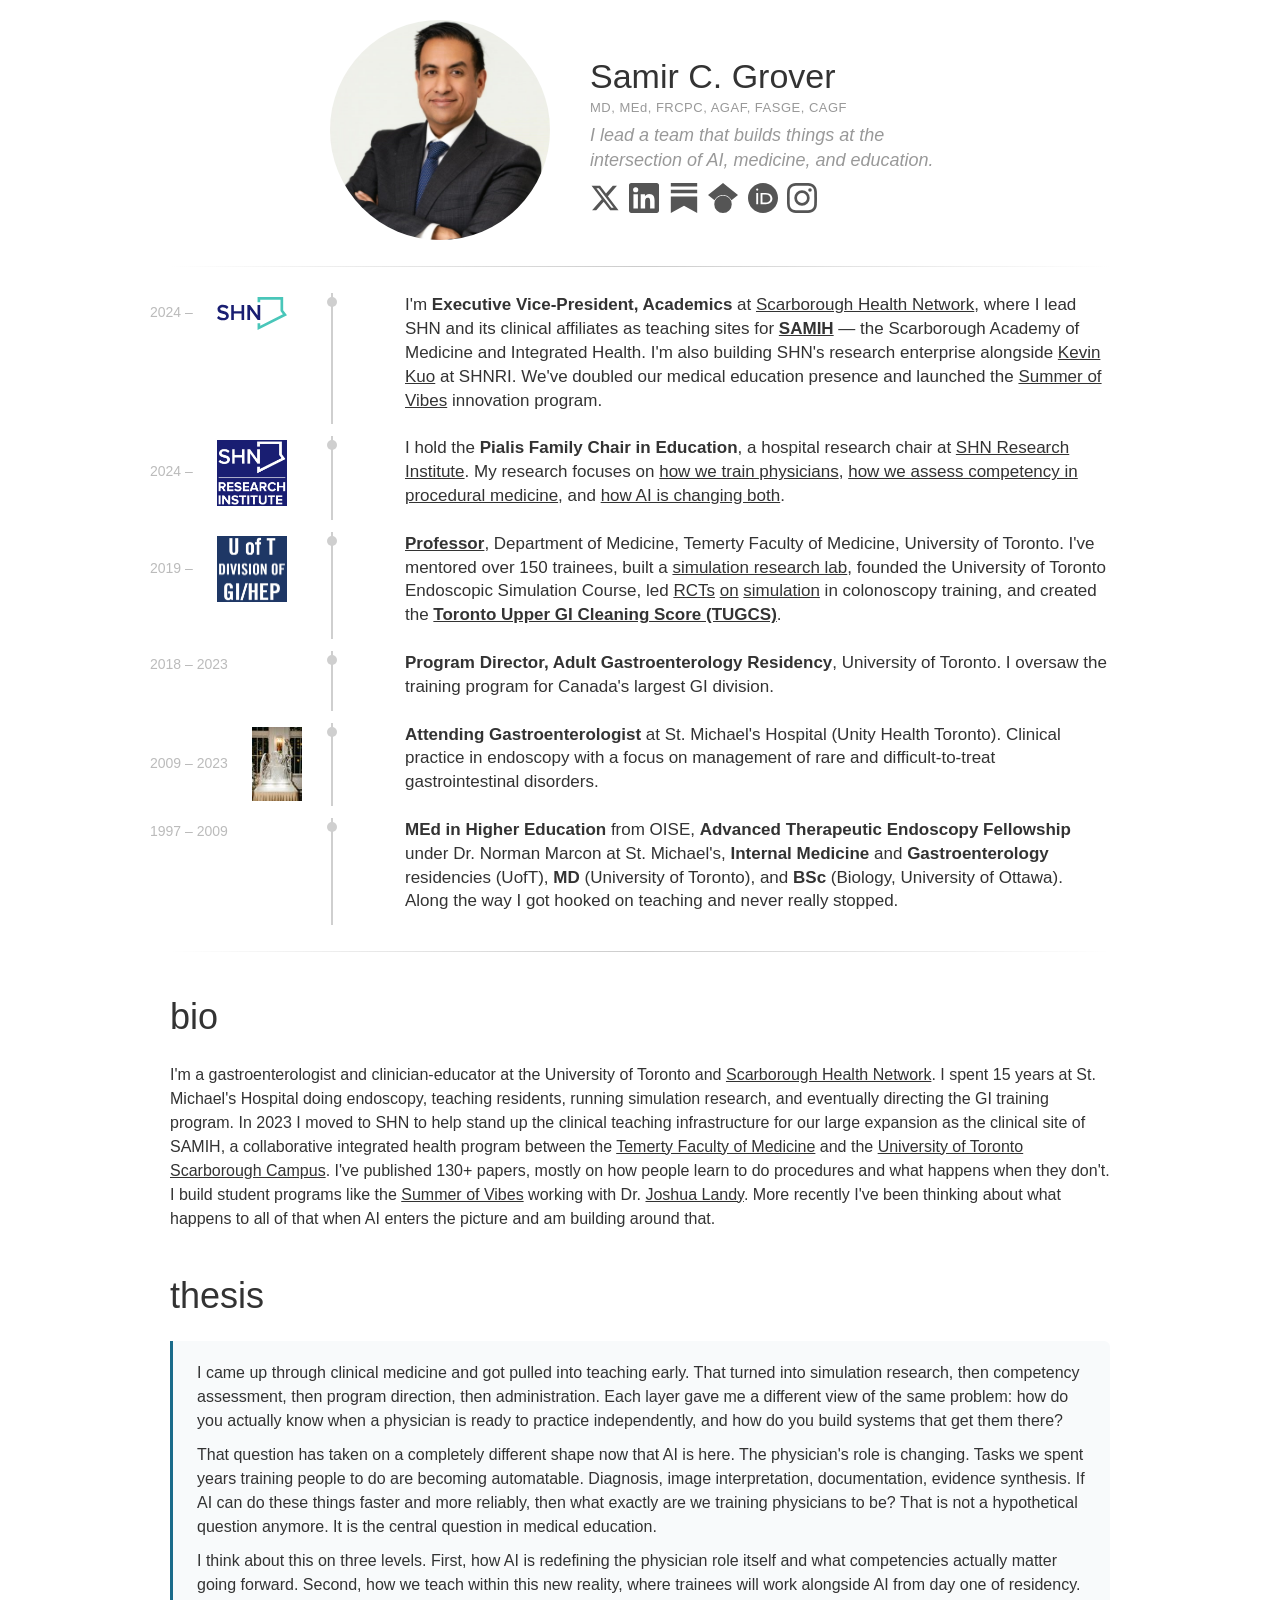
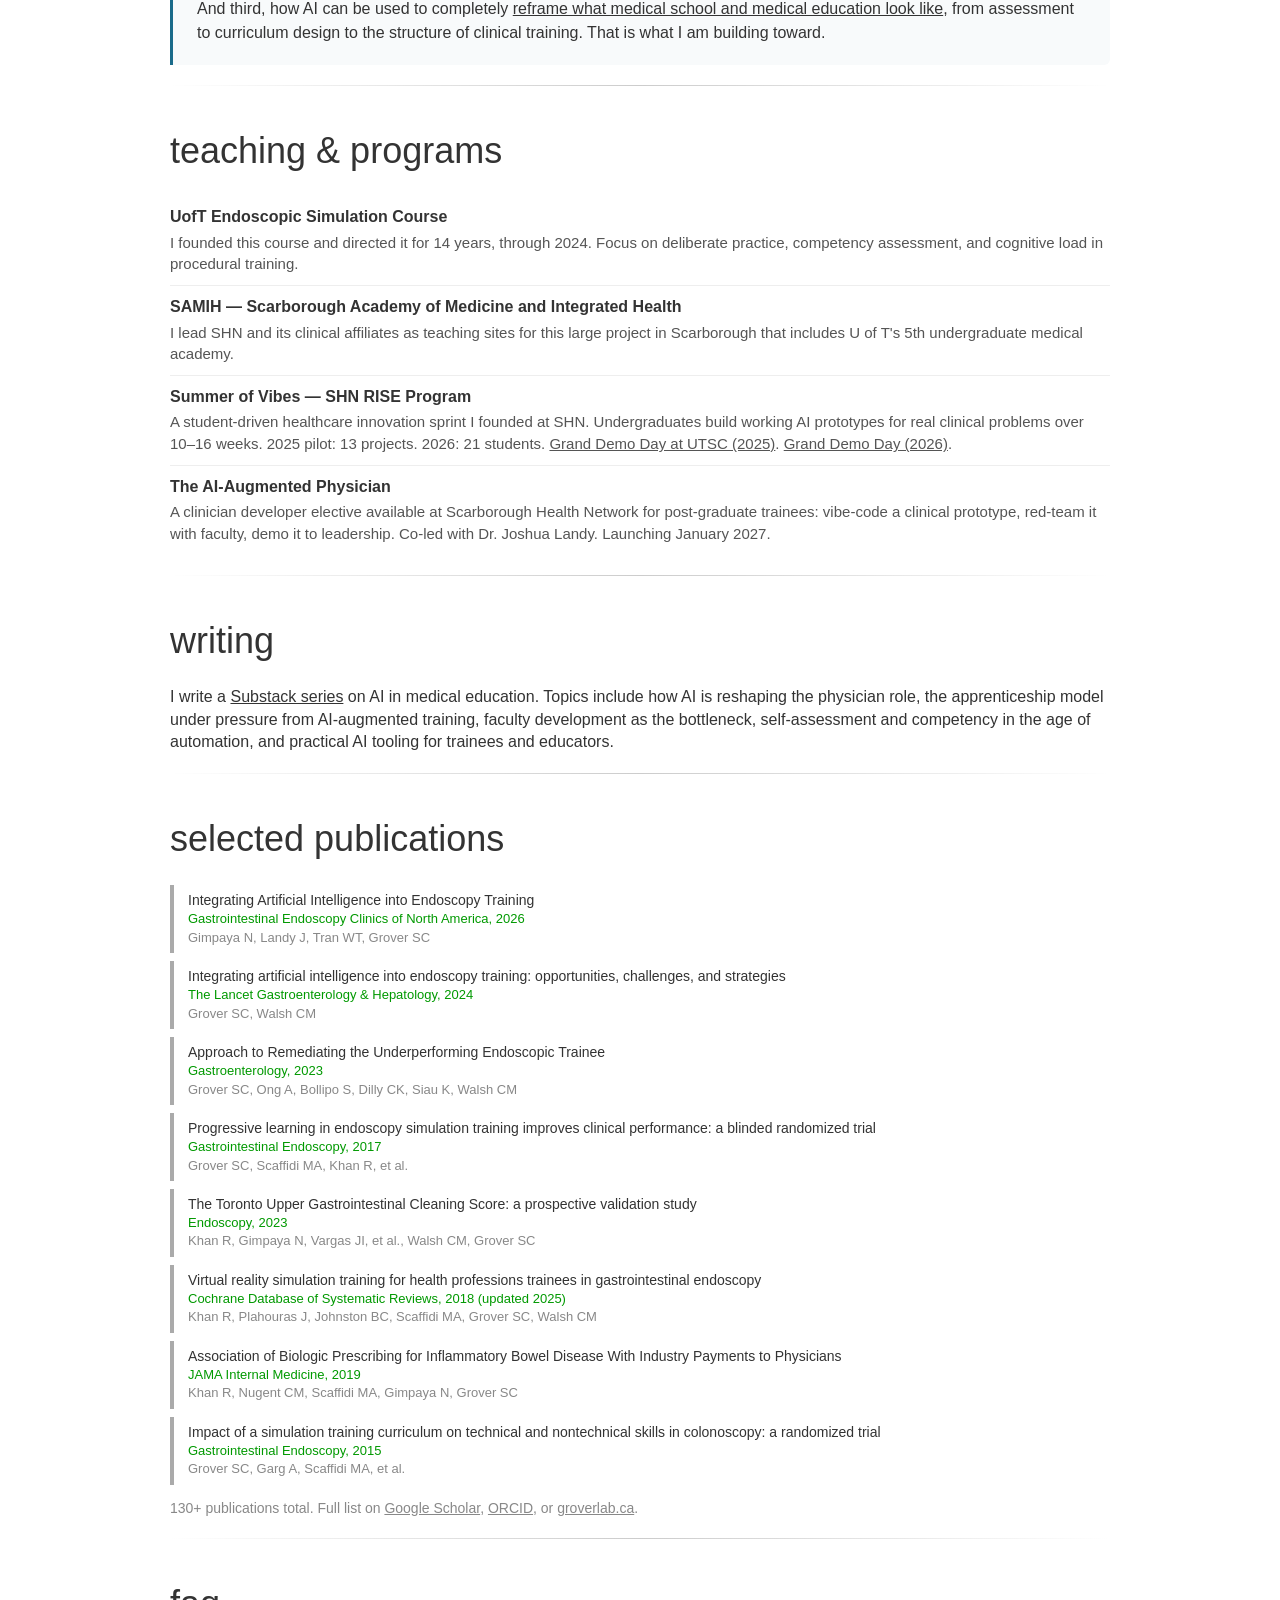
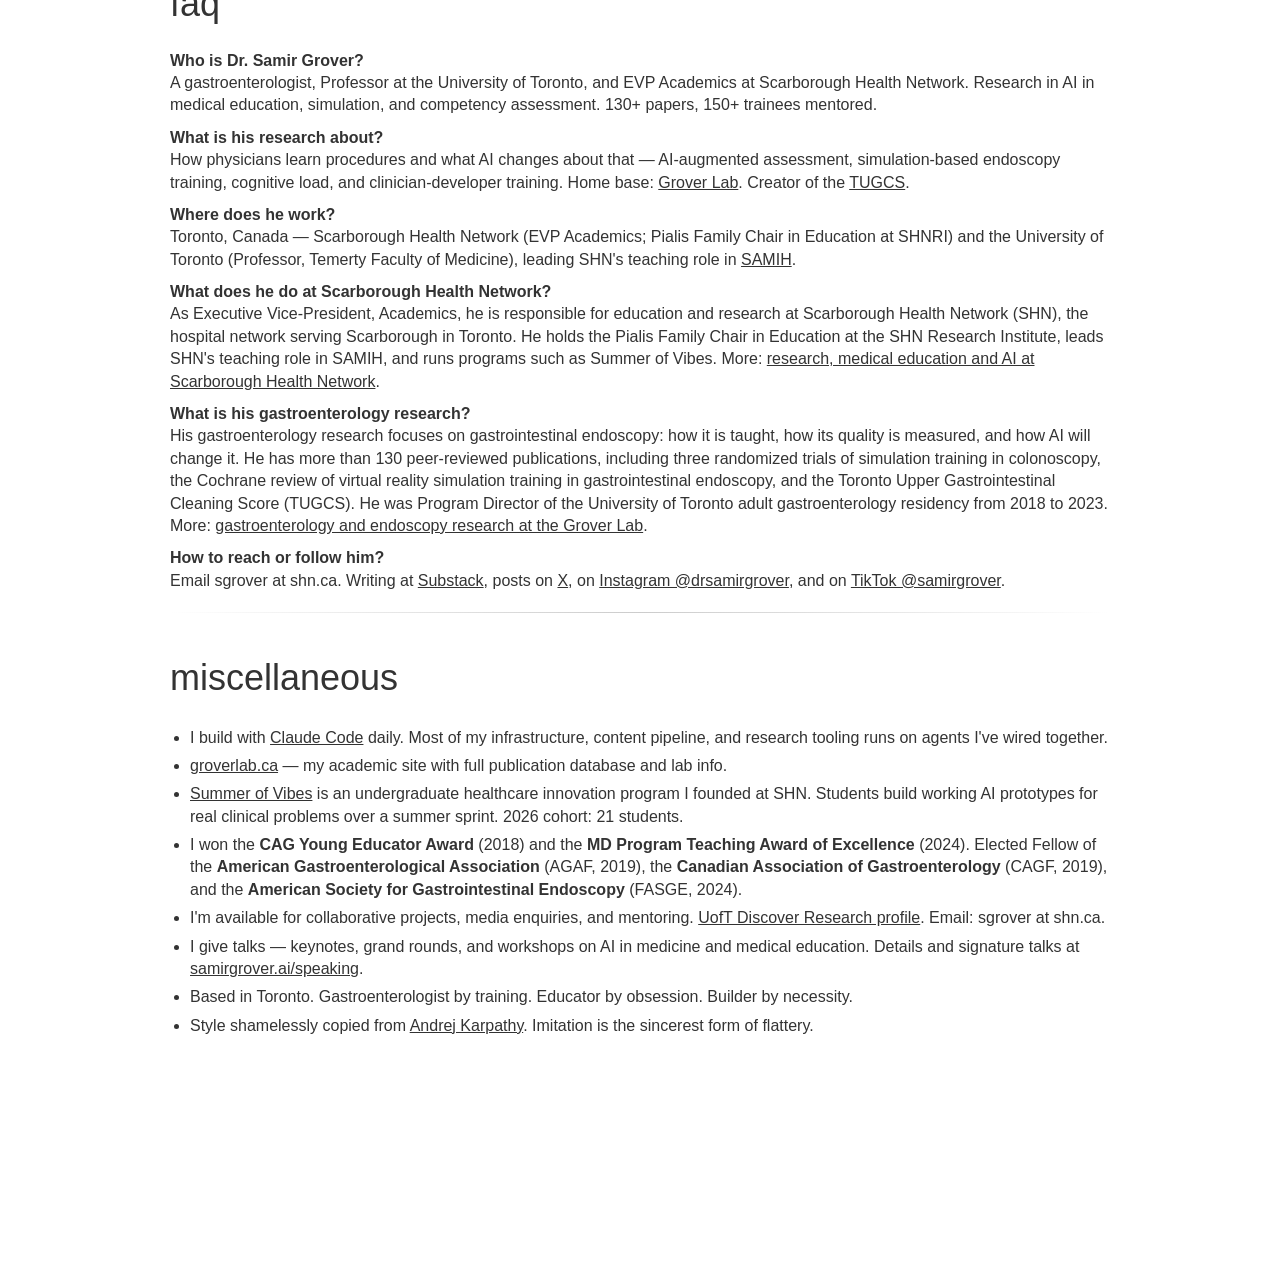
<file: index.html>
<!doctype html>
<html lang="en">
<head>
  <meta charset="UTF-8" />
  <meta name="viewport" content="width=device-width, initial-scale=1, shrink-to-fit=no" />
  <title>Dr. Samir C. Grover — Gastroenterologist Toronto | University of Toronto Division of Gastroenterology</title>
  <meta name="description" content="Dr. Samir C. Grover is a gastroenterologist, clinician-educator, and Professor at the University of Toronto Division of Gastroenterology and Hepatology. Executive Vice-President of Academics at Scarborough Health Network. Research in AI, simulation, and medical education in Toronto." />
  <meta name="keywords" content="Samir Grover, Samir C. Grover, Dr. Grover, Dr. Samir Grover, Toronto gastroenterology, Toronto gastroenterologist, gastroenterologist Toronto, gastroenterologist in Toronto, GI doctor Toronto, GI specialist Toronto, gastroenterology Toronto Ontario, University of Toronto gastroenterology, Division of Gastroenterology Toronto, Division of Gastroenterology and Hepatology University of Toronto, UofT GI, UofT gastroenterology, GI Toronto, hepatology Toronto, endoscopy Toronto, endoscopist Toronto, colonoscopy Toronto, ERCP Toronto, Scarborough gastroenterologist, Scarborough GI, Scarborough Health Network gastroenterology, SHN gastroenterology, gastroenterology Scarborough Ontario, IBD Toronto, inflammatory bowel disease Toronto, GTA gastroenterologist, Ontario gastroenterologist, Canadian gastroenterologist, medical education, AI in medicine, simulation-based medical education, endoscopy training, colonoscopy training, SAMIH, TUGCS, AI medical education Toronto" />
  <meta name="author" content="Samir C. Grover" />
  <link rel="canonical" href="https://samirgrover.ai/" />

  <!-- Open Graph -->
  <meta property="og:type" content="profile" />
  <meta property="og:title" content="Samir C. Grover, MD MEd — Gastroenterologist & Medical Educator, University of Toronto" />
  <meta property="og:description" content="Professor, Division of Gastroenterology and Hepatology, University of Toronto. EVP Academics at Scarborough Health Network. Research in AI, simulation, and medical education." />
  <meta property="og:url" content="https://samirgrover.ai/" />
  <meta property="og:image" content="https://samirgrover.ai/assets/me.jpg" />
  <meta property="og:image:alt" content="Dr. Samir C. Grover — Toronto gastroenterologist, University of Toronto Division of Gastroenterology and Hepatology" />
  <meta property="og:image:width" content="400" />
  <meta property="og:image:height" content="400" />
  <meta property="og:site_name" content="Samir C. Grover" />
  <meta property="profile:first_name" content="Samir" />
  <meta property="profile:last_name" content="Grover" />

  <!-- Twitter Card -->
  <meta name="twitter:card" content="summary" />
  <meta name="twitter:site" content="@Samir_Grover" />
  <meta name="twitter:title" content="Samir C. Grover, MD MEd — Gastroenterologist, University of Toronto" />
  <meta name="twitter:description" content="Gastroenterologist, clinician-educator, and Professor at the University of Toronto Division of Gastroenterology and Hepatology. EVP Academics at Scarborough Health Network." />
  <meta name="twitter:image" content="https://samirgrover.ai/assets/me.jpg" />

  <!-- JSON-LD Structured Data -->
  <script type="application/ld+json">
  {
    "@context": "https://schema.org",
    "@type": "Person",
    "@id": "https://samirgrover.ai/#person",
    "name": "Samir C. Grover",
    "alternateName": ["Samir Grover", "Dr. Samir Grover", "Dr. Grover", "Samir Chandra Grover"],
    "givenName": "Samir",
    "familyName": "Grover",
    "honorificPrefix": "Dr.",
    "honorificSuffix": "MD, MEd, FRCPC, AGAF, FASGE, CAGF",
    "url": "https://samirgrover.ai",
    "image": "https://samirgrover.ai/assets/me.jpg",
    "description": "Gastroenterologist, clinician-educator, and Professor at the University of Toronto Division of Gastroenterology and Hepatology. Executive Vice-President of Academics at Scarborough Health Network.",
    "jobTitle": ["Executive Vice-President, Academics", "Professor", "Pialis Family Chair in Education"],
    "worksFor": [
      {
        "@type": "Organization",
        "name": "Scarborough Health Network",
        "alternateName": "SHN",
        "url": "https://www.shn.ca",
        "sameAs": ["https://www.wikidata.org/wiki/Q7762393", "https://en.wikipedia.org/wiki/Scarborough_Health_Network"]
      },
      {
        "@type": "Organization",
        "name": "University of Toronto, Division of Gastroenterology and Hepatology",
        "url": "https://www.deptmedicine.utoronto.ca/gastroenterology"
      },
      {
        "@type": "Organization",
        "name": "SHN Research Institute",
        "url": "https://www.shn.ca/shn-research-institute/"
      }
    ],
    "alumniOf": {
      "@type": "EducationalOrganization",
      "name": "University of Toronto"
    },
    "knowsAbout": ["Gastroenterology", "Medical Education", "Simulation-Based Medical Education", "Artificial Intelligence in Medicine", "Endoscopy", "Competency Assessment", "AI in Medical Education", "Colonoscopy Training", "Toronto Gastroenterology"],
    "memberOf": [
      {"@type": "Organization", "name": "American Gastroenterological Association"},
      {"@type": "Organization", "name": "Canadian Association of Gastroenterology"},
      {"@type": "Organization", "name": "American Society for Gastrointestinal Endoscopy"}
    ],
    "sameAs": [
      "https://www.wikidata.org/wiki/Q67440943",
      "https://x.com/Samir_Grover",
      "https://www.linkedin.com/in/samir-grover",
      "https://scholar.google.com/citations?user=-F_MCWQAAAAJ",
      "https://orcid.org/0000-0003-3392-1220",
      "https://www.researchgate.net/profile/Samir-Grover",
      "https://discover.research.utoronto.ca/11741-samir-c-grover",
      "https://samirgrovermd.substack.com",
      "https://www.instagram.com/drsamirgrover/",
      "https://www.tiktok.com/@samirgrover",
      "https://groverlab.ca",
      "https://www.groverlab.ca/samir-grover/",
      "https://summerofvibes.ca/samir-grover/"
    ],
    "address": {
      "@type": "PostalAddress",
      "addressLocality": "Toronto",
      "addressRegion": "Ontario",
      "addressCountry": "Canada"
    },
    "medicalSpecialty": "Gastroenterology",
    "hasOccupation": [
      {
        "@type": "Occupation",
        "name": "Gastroenterologist",
        "occupationalCategory": "29-1069.00",
        "occupationLocation": {
          "@type": "City",
          "name": "Toronto"
        }
      },
      {
        "@type": "Occupation",
        "name": "Endoscopist",
        "occupationLocation": {
          "@type": "City",
          "name": "Toronto"
        }
      }
    ]
  }
  </script>

  <!-- Physician structured data -->
  <script type="application/ld+json">
  {
    "@context": "https://schema.org",
    "@type": "Physician",
    "@id": "https://samirgrover.ai/#physician",
    "mainEntityOfPage": {"@id": "https://samirgrover.ai/#person"},
    "name": "Dr. Samir C. Grover",
    "image": "https://samirgrover.ai/assets/me.jpg",
    "url": "https://samirgrover.ai",
    "telephone": "",
    "email": "sgrover@shn.ca",
    "description": "Toronto gastroenterologist and endoscopist. Professor in the Division of Gastroenterology and Hepatology at the University of Toronto. Specializing in endoscopy, colonoscopy, ERCP, inflammatory bowel disease, and rare gastrointestinal disorders. Executive Vice-President of Academics at Scarborough Health Network. Previously attending gastroenterologist at St. Michael's Hospital (Unity Health Toronto), 2009-2023.",
    "medicalSpecialty": [
      "Gastroenterology",
      "Hepatology",
      "Gastrointestinal Endoscopy"
    ],
    "availableService": [
      {"@type": "MedicalProcedure", "name": "Colonoscopy"},
      {"@type": "MedicalProcedure", "name": "Upper Endoscopy (EGD)"},
      {"@type": "MedicalProcedure", "name": "ERCP"},
      {"@type": "MedicalProcedure", "name": "Endoscopic Mucosal Resection"},
      {"@type": "MedicalProcedure", "name": "Polypectomy"}
    ],
    "hospitalAffiliation": [
      {"@type": "Hospital", "name": "Scarborough Health Network", "url": "https://www.shn.ca", "sameAs": ["https://www.wikidata.org/wiki/Q7762393", "https://en.wikipedia.org/wiki/Scarborough_Health_Network"]}
    ],
    "address": {
      "@type": "PostalAddress",
      "addressLocality": "Toronto",
      "addressRegion": "Ontario",
      "addressCountry": "Canada"
    },
    "geo": {
      "@type": "GeoCoordinates",
      "latitude": 43.7764,
      "longitude": -79.2318
    },
    "areaServed": [
      {"@type": "City", "name": "Toronto"},
      {"@type": "City", "name": "Scarborough"},
      {"@type": "AdministrativeArea", "name": "Greater Toronto Area"},
      {"@type": "AdministrativeArea", "name": "Ontario"}
    ]
  }
  </script>

  <!-- FAQ structured data -->
  <script type="application/ld+json">
  {
    "@context": "https://schema.org",
    "@type": "FAQPage",
    "@id": "https://samirgrover.ai/#faq",
    "mainEntity": [
      {
        "@type": "Question",
        "name": "Who is Dr. Samir Grover?",
        "acceptedAnswer": {
          "@type": "Answer",
          "text": "Dr. Samir C. Grover is a gastroenterologist, Professor in the Division of Gastroenterology and Hepatology at the University of Toronto, and Executive Vice-President of Academics at Scarborough Health Network. His research focuses on AI in medical education, simulation-based training, and procedural competency assessment. He has published 130+ peer-reviewed papers and mentored over 150 trainees."
        }
      },
      {
        "@type": "Question",
        "name": "What is Dr. Grover's research about?",
        "acceptedAnswer": {
          "@type": "Answer",
          "text": "His research lab, Grover Lab (groverlab.ca), studies how physicians learn procedural skills and how artificial intelligence is reshaping medical education — including AI-augmented assessment, simulation-based endoscopy training, cognitive load, and clinician-developer training. He created the Toronto Upper GI Cleaning Score (TUGCS), now adopted in ASGE and ACG guidelines."
        }
      },
      {
        "@type": "Question",
        "name": "Where does Dr. Grover work?",
        "acceptedAnswer": {
          "@type": "Answer",
          "text": "Dr. Grover is based in Toronto, Ontario, Canada. He is Executive Vice-President of Academics at Scarborough Health Network, holds the Pialis Family Chair in Education at SHN Research Institute, and is a Professor in the Department of Medicine at the University of Toronto's Temerty Faculty of Medicine. He leads SHN's role as the clinical teaching site for SAMIH, the Scarborough Academy of Medicine and Integrated Health."
        }
      },
      {
        "@type": "Question",
        "name": "What does Dr. Grover do at Scarborough Health Network?",
        "acceptedAnswer": {
          "@type": "Answer",
          "text": "As Executive Vice-President, Academics, Dr. Grover is responsible for education and research at Scarborough Health Network (SHN), the hospital network serving Scarborough in Toronto. He holds the Pialis Family Chair in Education at the SHN Research Institute (SHNRI), leads SHN's role as a clinical teaching site for the University of Toronto's Scarborough Academy of Medicine and Integrated Health (SAMIH), and runs programs such as Summer of Vibes. An overview is at https://www.groverlab.ca/scarborough-health-network/"
        }
      },
      {
        "@type": "Question",
        "name": "What is Dr. Grover's gastroenterology research?",
        "acceptedAnswer": {
          "@type": "Answer",
          "text": "Dr. Grover's gastroenterology research focuses on gastrointestinal endoscopy: how it is taught, how its quality is measured, and how AI will change it. He has more than 130 peer-reviewed publications, including three randomized trials of simulation training in colonoscopy, the Cochrane review of virtual reality simulation training in gastrointestinal endoscopy, and the Toronto Upper Gastrointestinal Cleaning Score (TUGCS). He was Program Director of the University of Toronto adult gastroenterology residency from 2018 to 2023. More: https://www.groverlab.ca/gastroenterology-endoscopy-research/"
        }
      },
      {
        "@type": "Question",
        "name": "What is Summer of Vibes?",
        "acceptedAnswer": {
          "@type": "Answer",
          "text": "Summer of Vibes (summerofvibes.ca) is a student-driven healthcare AI innovation program Dr. Grover founded at Scarborough Health Network with Dr. Joshua Landy. Undergraduate and post-high school students build working AI prototypes for real clinical problems over a summer sprint — 21 students in 2026."
        }
      },
      {
        "@type": "Question",
        "name": "How can I contact or follow Dr. Grover?",
        "acceptedAnswer": {
          "@type": "Answer",
          "text": "Email sgrover@shn.ca. He writes about AI in medical education at samirgrovermd.substack.com, posts on X as @Samir_Grover, on Instagram as @drsamirgrover, and on TikTok as @samirgrover. Academic profiles: Google Scholar, ORCID 0000-0003-3392-1220, and the University of Toronto Discover Research portal."
        }
      }
    ]
  }
  </script>

  <!-- Entity identity links -->
  <link rel="me" href="https://orcid.org/0000-0003-3392-1220" />
  <link rel="me" href="https://scholar.google.com/citations?user=-F_MCWQAAAAJ" />
  <link rel="me" href="https://www.researchgate.net/profile/Samir-Grover" />
  <link rel="me" href="https://www.linkedin.com/in/samir-grover" />
  <link rel="me" href="https://x.com/Samir_Grover" />
  <link rel="me" href="https://samirgrovermd.substack.com" />
  <link rel="me" href="https://www.instagram.com/drsamirgrover/" />
  <link rel="me" href="https://www.tiktok.com/@samirgrover" />
  <link rel="me" href="https://www.wikidata.org/wiki/Q67440943" />

  <!-- LLM retrieval files -->
  <link rel="alternate" type="text/plain" href="https://samirgrover.ai/llms.txt" title="LLM summary" />
  <link rel="alternate" type="text/plain" href="https://samirgrover.ai/llms-full.txt" title="LLM full context" />

  <link rel="icon" href="favicon.svg" type="image/svg+xml" />
  <link rel="icon" href="favicon.ico" sizes="any" />
  <link rel="stylesheet" href="style.css" />
<link rel="alternate" type="text/markdown" href="https://samirgrover.ai/index.md">
</head>
<body>

<!-- ——— Header ——— -->
<div id="dhead" class="container">
  <div class="row">
    <div id="dpic">
      <img src="assets/me.jpg" class="ppic" alt="Dr. Samir C. Grover — Toronto gastroenterologist, endoscopist, and medical educator at the University of Toronto Division of Gastroenterology and Hepatology" />
    </div>
    <div id="ddesc">
      <h1>Samir C. Grover</h1>
      <div style="font-size:13px; color:#999; margin-top:-2px; margin-bottom:6px; letter-spacing:0.5px;">MD, MEd, FRCPC, AGAF, FASGE, CAGF</div>
      <h2>I lead a team that builds things at the intersection of AI, medicine, and education.</h2>
      <div id="dico">
        <a href="https://x.com/Samir_Grover" title="X / Twitter"><svg viewBox="0 0 24 24"><path d="M18.244 2.25h3.308l-7.227 8.26 8.502 11.24H16.17l-5.214-6.817L4.99 21.75H1.68l7.73-8.835L1.254 2.25H8.08l4.713 6.231zm-1.161 17.52h1.833L7.084 4.126H5.117z"/></svg></a>
        <a href="https://www.linkedin.com/in/samir-grover" title="LinkedIn"><svg viewBox="0 0 24 24"><path d="M20.447 20.452h-3.554v-5.569c0-1.328-.027-3.037-1.852-3.037-1.853 0-2.136 1.445-2.136 2.939v5.667H9.351V9h3.414v1.561h.046c.477-.9 1.637-1.85 3.37-1.85 3.601 0 4.267 2.37 4.267 5.455v6.286zM5.337 7.433a2.062 2.062 0 01-2.063-2.065 2.064 2.064 0 112.063 2.065zm1.782 13.019H3.555V9h3.564v11.452zM22.225 0H1.771C.792 0 0 .774 0 1.729v20.542C0 23.227.792 24 1.771 24h20.451C23.2 24 24 23.227 24 22.271V1.729C24 .774 23.2 0 22.222 0h.003z"/></svg></a>
        <a href="https://samirgrovermd.substack.com" title="Substack"><svg viewBox="0 0 24 24"><path d="M22.539 8.242H1.46V5.406h21.08v2.836zM1.46 10.812V24L12 18.11 22.54 24V10.812H1.46zM22.54 0H1.46v2.836h21.08V0z"/></svg></a>
        <a href="https://scholar.google.com/citations?user=-F_MCWQAAAAJ" title="Google Scholar"><svg viewBox="0 0 24 24"><path d="M5.242 13.769L0 9.5 12 0l12 9.5-5.242 4.269C17.548 11.249 14.978 9.5 12 9.5c-2.977 0-5.548 1.748-6.758 4.269zM12 10a7 7 0 1 0 0 14 7 7 0 0 0 0-14z"/></svg></a>
        <a href="https://orcid.org/0000-0003-3392-1220" title="ORCID"><svg viewBox="0 0 24 24"><path d="M12 0C5.372 0 0 5.372 0 12s5.372 12 12 12 12-5.372 12-12S18.628 0 12 0zM7.369 4.378a.89.89 0 110 1.781.89.89 0 010-1.781zm-.754 3.569h1.509v8.985H6.615V7.947zm3.44 0h4.083c3.825 0 5.39 2.482 5.39 4.487 0 2.461-1.985 4.498-5.282 4.498h-4.19V7.947zm1.508 1.313v6.359h2.467c2.741 0 3.89-1.595 3.89-3.18 0-1.773-1.322-3.179-3.782-3.179h-2.575z"/></svg></a>
        <a href="https://www.instagram.com/drsamirgrover/" title="Instagram"><svg viewBox="0 0 24 24"><path d="M12 2.163c3.204 0 3.584.012 4.85.07 3.252.148 4.771 1.691 4.919 4.919.058 1.265.069 1.645.069 4.849 0 3.205-.012 3.584-.069 4.849-.149 3.225-1.664 4.771-4.919 4.919-1.266.058-1.644.07-4.85.07-3.204 0-3.584-.012-4.849-.07-3.26-.149-4.771-1.699-4.919-4.92-.058-1.265-.07-1.644-.07-4.849 0-3.204.013-3.583.07-4.849.149-3.227 1.664-4.771 4.919-4.919 1.266-.057 1.645-.069 4.849-.069zm0-2.163c-3.259 0-3.667.014-4.947.072-4.358.2-6.78 2.618-6.98 6.98-.059 1.281-.073 1.689-.073 4.948 0 3.259.014 3.668.072 4.948.2 4.358 2.618 6.78 6.98 6.98 1.281.058 1.689.072 4.948.072 3.259 0 3.668-.014 4.948-.072 4.354-.2 6.782-2.618 6.979-6.98.059-1.28.073-1.689.073-4.948 0-3.259-.014-3.667-.072-4.947-.196-4.354-2.617-6.78-6.979-6.98-1.281-.059-1.69-.073-4.949-.073zm0 5.838a6.162 6.162 0 100 12.324 6.162 6.162 0 000-12.324zm0 10.162a4 4 0 110-8 4 4 0 010 8zm6.406-11.845a1.44 1.44 0 100 2.881 1.44 1.44 0 000-2.881z"/></svg></a>
      </div>
    </div>
  </div>
</div>

<div class="container"><hr /></div>

<!-- ——— Timeline ——— -->
<div id="history" class="container">

  <div class="entry">
    <div class="timespan">2024 &ndash; <img src="assets/shn.svg" alt="SHN" style="max-width:70px; vertical-align:middle; margin-left:20px;" /></div>
    <div class="ico"><div class="entry-dot"></div></div>
    <div class="desc">
      I'm <b>Executive Vice-President, Academics</b> at <a href="https://www.shn.ca">Scarborough Health Network</a>, where I lead SHN and its clinical affiliates as teaching sites for <a href="https://www.utsc.utoronto.ca/samih/"><b>SAMIH</b></a> &mdash; the Scarborough Academy of Medicine and Integrated Health. I'm also building SHN's research enterprise alongside <a href="https://ihpme.utoronto.ca/faculty-profile/kuo-kevin-h-m/">Kevin Kuo</a> at SHNRI. We've doubled our medical education presence and launched the <a href="https://www.shn.ca/summer-of-vibes/">Summer of Vibes</a> innovation program.
    </div>
  </div>

  <div class="entry">
    <div class="timespan">2024 &ndash; <img src="assets/shnri.png" alt="SHNRI" style="max-width:70px; vertical-align:middle; margin-left:20px;" /></div>
    <div class="ico"><div class="entry-dot"></div></div>
    <div class="desc">
      I hold the <b>Pialis Family Chair in Education</b>, a hospital research chair at <a href="https://www.shn.ca/shn-research-institute/">SHN Research Institute</a>. My research focuses on <a href="https://pubmed.ncbi.nlm.nih.gov/30117156/">how we train physicians</a>, <a href="https://pubmed.ncbi.nlm.nih.gov/36162425/">how we assess competency in procedural medicine</a>, and <a href="https://pubmed.ncbi.nlm.nih.gov/37832570/">how AI is changing both</a>.
    </div>
  </div>

  <div class="entry">
    <div class="timespan">2019 &ndash; <img src="assets/gastrohep.png" alt="Division of GI/Hep" style="max-width:70px; vertical-align:middle; margin-left:20px;" /></div>
    <div class="ico"><div class="entry-dot"></div><img src="assets/uoft.png" alt="University of Toronto" style="max-width:36px;" /></div>
    <div class="desc">
      <a href="https://discover.research.utoronto.ca/11741-samir-c-grover"><b>Professor</b></a>, Department of Medicine, Temerty Faculty of Medicine, University of Toronto. I've mentored over 150 trainees, built a <a href="https://groverlab.ca">simulation research lab</a>, founded the University of Toronto Endoscopic Simulation Course, led <a href="https://pubmed.ncbi.nlm.nih.gov/26007221/">RCTs</a> <a href="https://pubmed.ncbi.nlm.nih.gov/28366440/">on</a> <a href="https://pubmed.ncbi.nlm.nih.gov/31912560/">simulation</a> in colonoscopy training, and created the <a href="https://pubmed.ncbi.nlm.nih.gov/35642290/"><b>Toronto Upper GI Cleaning Score (TUGCS)</b></a>.
    </div>
  </div>

  <div class="entry">
    <div class="timespan">2018 &ndash; 2023</div>
    <div class="ico"><div class="entry-dot"></div></div>
    <div class="desc">
      <b>Program Director, Adult Gastroenterology Residency</b>, University of Toronto. I oversaw the training program for Canada's largest GI division.
    </div>
  </div>

  <div class="entry">
    <div class="timespan">2009 &ndash; 2023 <img src="assets/stmichael.jpg" alt="St. Michael's Hospital" style="max-width:50px; vertical-align:middle; margin-left:20px;" /></div>
    <div class="ico"><div class="entry-dot"></div></div>
    <div class="desc">
      <b>Attending Gastroenterologist</b> at St. Michael's Hospital (Unity Health Toronto). Clinical practice in endoscopy with a focus on management of rare and difficult-to-treat gastrointestinal disorders.
    </div>
  </div>

  <div class="entry">
    <div class="timespan">1997 &ndash; 2009</div>
    <div class="ico"><div class="entry-dot"></div><img src="assets/uoft.png" alt="University of Toronto" style="max-width:36px;" /></div>
    <div class="desc">
      <b>MEd in Higher Education</b> from OISE, <b>Advanced Therapeutic Endoscopy Fellowship</b> under Dr. Norman Marcon at St. Michael's, <b>Internal Medicine</b> and <b>Gastroenterology</b> residencies (UofT), <b>MD</b> (University of Toronto), and <b>BSc</b> (Biology, University of Ottawa). Along the way I got hooked on teaching and never really stopped.
    </div>
  </div>

</div>

<div class="container"><hr /></div>

<!-- ——— Bio ——— -->
<div class="container" id="bio">
  <div class="ctitle">bio</div>
  <p>
    I'm a gastroenterologist and clinician-educator at the University of Toronto and <a href="https://www.shn.ca">Scarborough Health Network</a>. I spent 15 years at St. Michael's Hospital doing endoscopy, teaching residents, running simulation research, and eventually directing the GI training program. In 2023 I moved to SHN to help stand up the clinical teaching infrastructure for our large expansion as the clinical site of SAMIH, a collaborative integrated health program between the <a href="https://temertymedicine.utoronto.ca">Temerty Faculty of Medicine</a> and the <a href="https://www.utsc.utoronto.ca">University of Toronto Scarborough Campus</a>. I've published 130+ papers, mostly on how people learn to do procedures and what happens when they don't. I build student programs like the <a href="https://www.shn.ca/summer-of-vibes/">Summer of Vibes</a> working with Dr. <a href="https://www.linkedin.com/in/joshua-landy-a0655236/">Joshua Landy</a>. More recently I've been thinking about what happens to all of that when AI enters the picture and am building around that.
  </p>
</div>

<!-- ——— Thesis ——— -->
<div class="container">
  <div class="ctitle">thesis</div>
  <div id="thesis">
    <p>
      I came up through clinical medicine and got pulled into teaching early. That turned into simulation research, then competency assessment, then program direction, then administration. Each layer gave me a different view of the same problem: how do you actually know when a physician is ready to practice independently, and how do you build systems that get them there?
    </p>
    <p>
      That question has taken on a completely different shape now that AI is here. The physician's role is changing. Tasks we spent years training people to do are becoming automatable. Diagnosis, image interpretation, documentation, evidence synthesis. If AI can do these things faster and more reliably, then what exactly are we training physicians to be? That is not a hypothetical question anymore. It is the central question in medical education.
    </p>
    <p>
      I think about this on three levels. First, how AI is redefining the physician role itself and what competencies actually matter going forward. Second, how we teach within this new reality, where trainees will work alongside AI from day one of residency. And third, how AI can be used to completely <a href="https://sharpenedu.com">reframe what medical school and medical education look like</a>, from assessment to curriculum design to the structure of clinical training. That is what I am building toward.
    </p>
  </div>
</div>

<div class="container"><hr /></div>

<!-- ——— Teaching & Programs ——— -->
<div class="container" id="teaching">
  <div class="ctitle">teaching &amp; programs</div>

  <div class="prog">
    <div class="ptitle">UofT Endoscopic Simulation Course</div>
    <div class="pdesc">I founded this course and directed it for 14 years, through 2024. Focus on deliberate practice, competency assessment, and cognitive load in procedural training.</div>
  </div>

  <div class="prog">
    <div class="ptitle">SAMIH &mdash; Scarborough Academy of Medicine and Integrated Health</div>
    <div class="pdesc">I lead SHN and its clinical affiliates as teaching sites for this large project in Scarborough that includes U of T's 5th undergraduate medical academy.</div>
  </div>

  <div class="prog">
    <div class="ptitle">Summer of Vibes &mdash; SHN RISE Program</div>
    <div class="pdesc">A student-driven healthcare innovation sprint I founded at SHN. Undergraduates build working AI prototypes for real clinical problems over 10&ndash;16 weeks. 2025 pilot: 13 projects. 2026: 21 students. <a href="https://www.youtube.com/watch?v=kEQxolpT3lc">Grand Demo Day at UTSC (2025)</a>. <a href="https://www.youtube.com/watch?v=lN-Neo-8MXg">Grand Demo Day (2026)</a>.</div>
  </div>

  <div class="prog">
    <div class="ptitle">The AI-Augmented Physician</div>
    <div class="pdesc">A clinician developer elective available at Scarborough Health Network for post-graduate trainees: vibe-code a clinical prototype, red-team it with faculty, demo it to leadership. Co-led with Dr. Joshua Landy. Launching January 2027.</div>
  </div>

</div>

<div class="container"><hr /></div>

<!-- ——— Writing ——— -->
<div class="container">
  <div class="ctitle">writing</div>
  <p>
    I write a <a href="https://samirgrovermd.substack.com">Substack series</a> on AI in medical education. Topics include how AI is reshaping the physician role, the apprenticeship model under pressure from AI-augmented training, faculty development as the bottleneck, self-assessment and competency in the age of automation, and practical AI tooling for trainees and educators.
  </p>
</div>

<div class="container"><hr /></div>

<!-- ——— Selected Publications ——— -->
<div class="container">
  <div class="ctitle">selected publications</div>

  <div class="pub">
    <div class="pub-title"><a href="https://pubmed.ncbi.nlm.nih.gov/42373164/">Integrating Artificial Intelligence into Endoscopy Training</a></div>
    <div class="pub-venue">Gastrointestinal Endoscopy Clinics of North America, 2026</div>
    <div class="pub-authors">Gimpaya N, Landy J, Tran WT, Grover SC</div>
  </div>

  <div class="pub">
    <div class="pub-title"><a href="https://pubmed.ncbi.nlm.nih.gov/37832570/">Integrating artificial intelligence into endoscopy training: opportunities, challenges, and strategies</a></div>
    <div class="pub-venue">The Lancet Gastroenterology &amp; Hepatology, 2024</div>
    <div class="pub-authors">Grover SC, Walsh CM</div>
  </div>

  <div class="pub">
    <div class="pub-title"><a href="https://pubmed.ncbi.nlm.nih.gov/37832593/">Approach to Remediating the Underperforming Endoscopic Trainee</a></div>
    <div class="pub-venue">Gastroenterology, 2023</div>
    <div class="pub-authors">Grover SC, Ong A, Bollipo S, Dilly CK, Siau K, Walsh CM</div>
  </div>

  <div class="pub">
    <div class="pub-title"><a href="https://pubmed.ncbi.nlm.nih.gov/28366440/">Progressive learning in endoscopy simulation training improves clinical performance: a blinded randomized trial</a></div>
    <div class="pub-venue">Gastrointestinal Endoscopy, 2017</div>
    <div class="pub-authors">Grover SC, Scaffidi MA, Khan R, et al.</div>
  </div>

  <div class="pub">
    <div class="pub-title"><a href="https://pubmed.ncbi.nlm.nih.gov/35642290/">The Toronto Upper Gastrointestinal Cleaning Score: a prospective validation study</a></div>
    <div class="pub-venue">Endoscopy, 2023</div>
    <div class="pub-authors">Khan R, Gimpaya N, Vargas JI, et al., Walsh CM, Grover SC</div>
  </div>

  <div class="pub">
    <div class="pub-title"><a href="https://pubmed.ncbi.nlm.nih.gov/30117156/">Virtual reality simulation training for health professions trainees in gastrointestinal endoscopy</a></div>
    <div class="pub-venue">Cochrane Database of Systematic Reviews, 2018 (updated 2025)</div>
    <div class="pub-authors">Khan R, Plahouras J, Johnston BC, Scaffidi MA, Grover SC, Walsh CM</div>
  </div>

  <div class="pub">
    <div class="pub-title"><a href="https://pubmed.ncbi.nlm.nih.gov/31282918/">Association of Biologic Prescribing for Inflammatory Bowel Disease With Industry Payments to Physicians</a></div>
    <div class="pub-venue">JAMA Internal Medicine, 2019</div>
    <div class="pub-authors">Khan R, Nugent CM, Scaffidi MA, Gimpaya N, Grover SC</div>
  </div>

  <div class="pub">
    <div class="pub-title"><a href="https://pubmed.ncbi.nlm.nih.gov/26007221/">Impact of a simulation training curriculum on technical and nontechnical skills in colonoscopy: a randomized trial</a></div>
    <div class="pub-venue">Gastrointestinal Endoscopy, 2015</div>
    <div class="pub-authors">Grover SC, Garg A, Scaffidi MA, et al.</div>
  </div>

  <p style="font-size:14px; color:#888; margin-top:14px;">
    130+ publications total. Full list on <a href="https://scholar.google.com/citations?user=-F_MCWQAAAAJ">Google Scholar</a>,
    <a href="https://orcid.org/0000-0003-3392-1220">ORCID</a>, or
    <a href="https://groverlab.ca">groverlab.ca</a>.
  </p>
</div>

<div class="container"><hr /></div>

<!-- ——— FAQ ——— -->
<div class="container" id="faq">
  <div class="ctitle">faq</div>
  <p style="margin-bottom:10px;"><b>Who is Dr. Samir Grover?</b><br />
  A gastroenterologist, Professor at the University of Toronto, and EVP Academics at Scarborough Health Network. Research in AI in medical education, simulation, and competency assessment. 130+ papers, 150+ trainees mentored.</p>
  <p style="margin-bottom:10px;"><b>What is his research about?</b><br />
  How physicians learn procedures and what AI changes about that — AI-augmented assessment, simulation-based endoscopy training, cognitive load, and clinician-developer training. Home base: <a href="https://groverlab.ca">Grover Lab</a>. Creator of the <a href="https://pubmed.ncbi.nlm.nih.gov/35642290/">TUGCS</a>.</p>
  <p style="margin-bottom:10px;"><b>Where does he work?</b><br />
  Toronto, Canada — Scarborough Health Network (EVP Academics; Pialis Family Chair in Education at SHNRI) and the University of Toronto (Professor, Temerty Faculty of Medicine), leading SHN's teaching role in <a href="https://www.utsc.utoronto.ca/samih/">SAMIH</a>.</p>
  <p style="margin-bottom:10px;"><b>What does he do at Scarborough Health Network?</b><br />
  As Executive Vice-President, Academics, he is responsible for education and research at Scarborough Health Network (SHN), the hospital network serving Scarborough in Toronto. He holds the Pialis Family Chair in Education at the SHN Research Institute, leads SHN's teaching role in SAMIH, and runs programs such as Summer of Vibes. More: <a href="https://www.groverlab.ca/scarborough-health-network/">research, medical education and AI at Scarborough Health Network</a>.</p>
  <p style="margin-bottom:10px;"><b>What is his gastroenterology research?</b><br />
  His gastroenterology research focuses on gastrointestinal endoscopy: how it is taught, how its quality is measured, and how AI will change it. He has more than 130 peer-reviewed publications, including three randomized trials of simulation training in colonoscopy, the Cochrane review of virtual reality simulation training in gastrointestinal endoscopy, and the Toronto Upper Gastrointestinal Cleaning Score (TUGCS). He was Program Director of the University of Toronto adult gastroenterology residency from 2018 to 2023. More: <a href="https://www.groverlab.ca/gastroenterology-endoscopy-research/">gastroenterology and endoscopy research at the Grover Lab</a>.</p>
  <p style="margin-bottom:10px;"><b>How to reach or follow him?</b><br />
  Email sgrover at shn.ca. Writing at <a href="https://samirgrovermd.substack.com">Substack</a>, posts on <a href="https://x.com/Samir_Grover">X</a>, on <a href="https://www.instagram.com/drsamirgrover/">Instagram @drsamirgrover</a>, and on <a href="https://www.tiktok.com/@samirgrover">TikTok @samirgrover</a>.</p>
</div>

<div class="container"><hr /></div>

<!-- ——— Misc ——— -->
<div class="container">
  <div class="ctitle">miscellaneous</div>
  <ul class="misc-list">
    <li>I build with <a href="https://claude.ai">Claude Code</a> daily. Most of my infrastructure, content pipeline, and research tooling runs on agents I've wired together.</li>
    <li><a href="https://groverlab.ca">groverlab.ca</a> &mdash; my academic site with full publication database and lab info.</li>
    <li><a href="https://summerofvibes.ca">Summer of Vibes</a> is an undergraduate healthcare innovation program I founded at SHN. Students build working AI prototypes for real clinical problems over a summer sprint. 2026 cohort: 21 students.</li>
    <li>I won the <b>CAG Young Educator Award</b> (2018) and the <b>MD Program Teaching Award of Excellence</b> (2024). Elected Fellow of the <b>American Gastroenterological Association</b> (AGAF, 2019), the <b>Canadian Association of Gastroenterology</b> (CAGF, 2019), and the <b>American Society for Gastrointestinal Endoscopy</b> (FASGE, 2024).</li>
    <li>I'm available for collaborative projects, media enquiries, and mentoring. <a href="https://discover.research.utoronto.ca/11741-samir-c-grover">UofT Discover Research profile</a>. Email: sgrover at shn.ca.</li>
    <li>I give talks — keynotes, grand rounds, and workshops on AI in medicine and medical education. Details and signature talks at <a href="/speaking/">samirgrover.ai/speaking</a>.</li>
    <li>Based in Toronto. Gastroenterologist by training. Educator by obsession. Builder by necessity.</li>
    <li>Style shamelessly copied from <a href="https://karpathy.ai">Andrej Karpathy</a>. Imitation is the sincerest form of flattery.</li>
  </ul>
</div>

<br><br><br><br><br><br><br><br><br><br><br>


</body>
</html>
</file>
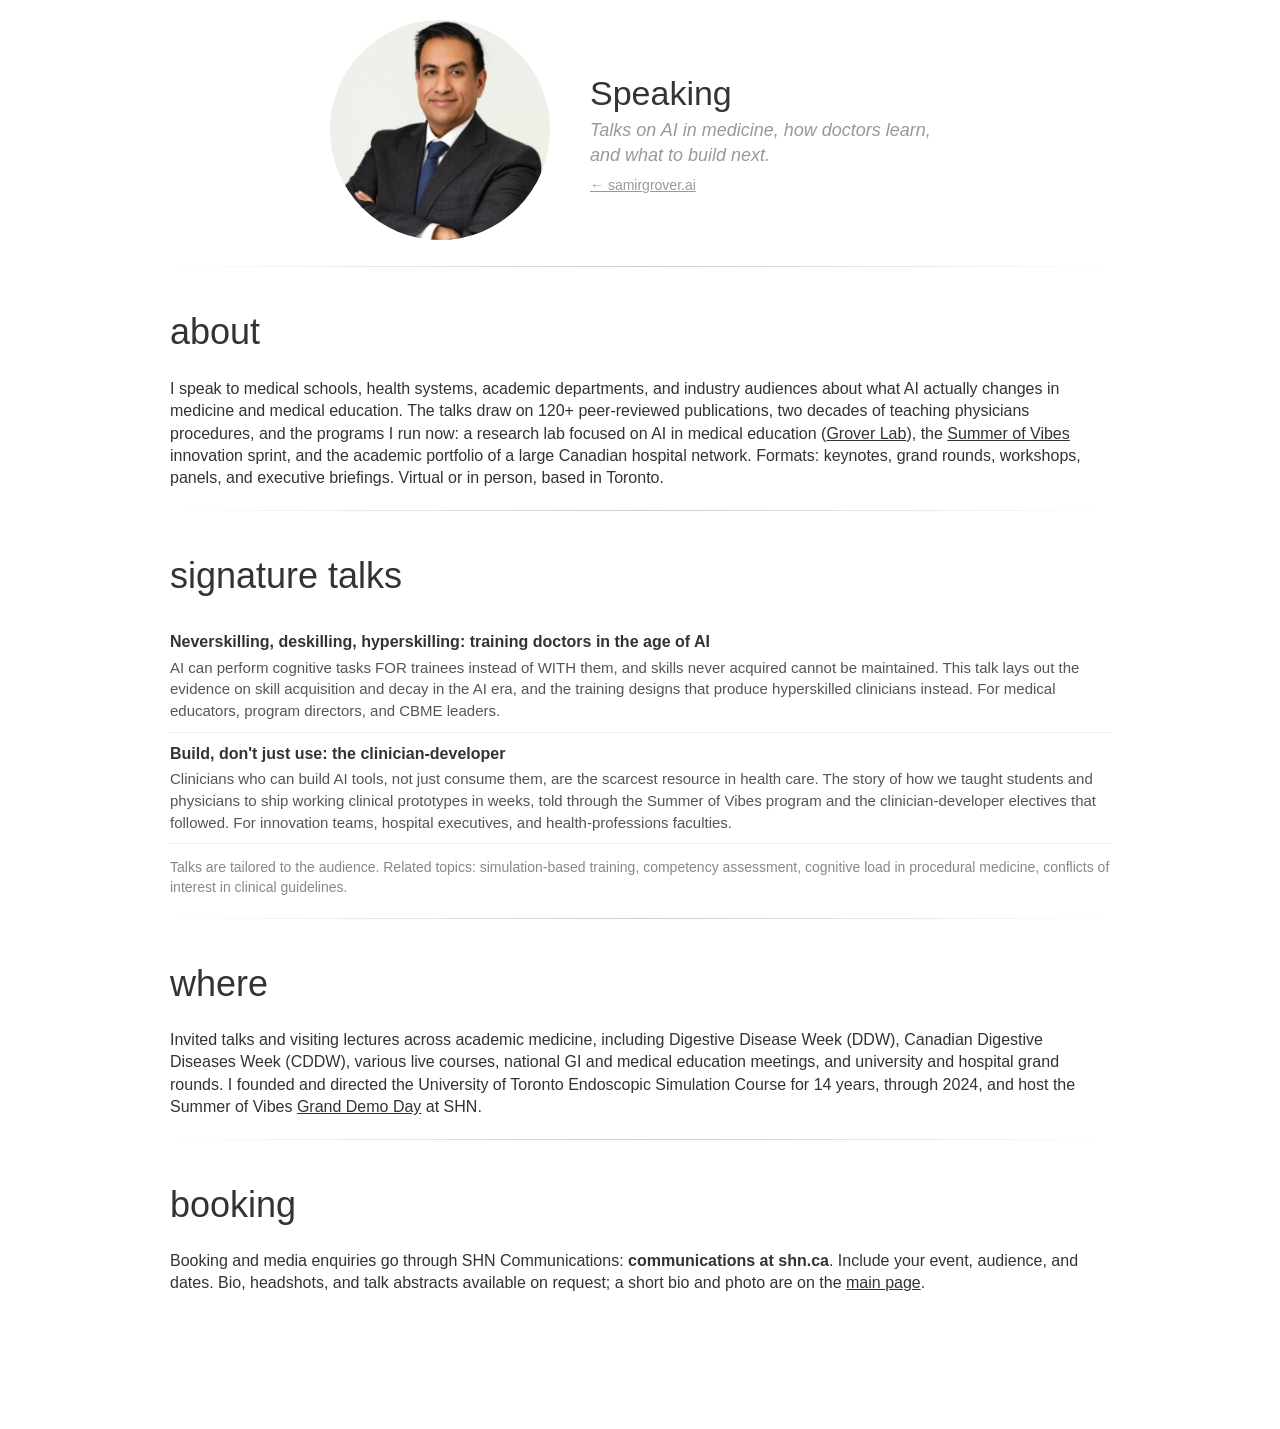
<file: speaking/index.html>
<!doctype html>
<html lang="en">
<head>
  <meta charset="UTF-8" />
  <meta name="viewport" content="width=device-width, initial-scale=1, shrink-to-fit=no" />
  <title>Speaking — Dr. Samir C. Grover | AI in Medicine &amp; Medical Education Keynotes</title>
  <meta name="description" content="Book Dr. Samir C. Grover for keynotes and invited talks on AI in medicine, AI in medical education, simulation-based training, and the clinician-developer movement. Professor, University of Toronto; EVP Academics, Scarborough Health Network." />
  <meta name="author" content="Samir C. Grover" />
  <link rel="canonical" href="https://samirgrover.ai/speaking/" />

  <!-- Open Graph -->
  <meta property="og:type" content="website" />
  <meta property="og:title" content="Speaking — Dr. Samir C. Grover" />
  <meta property="og:description" content="Keynotes and invited talks on AI in medicine, medical education, and the clinician-developer movement." />
  <meta property="og:url" content="https://samirgrover.ai/speaking/" />
  <meta property="og:image" content="https://samirgrover.ai/assets/me.jpg" />
  <meta property="og:site_name" content="Samir C. Grover" />

  <!-- JSON-LD -->
  <script type="application/ld+json">
  {
    "@context": "https://schema.org",
    "@type": "WebPage",
    "@id": "https://samirgrover.ai/speaking/#webpage",
    "url": "https://samirgrover.ai/speaking/",
    "name": "Speaking — Dr. Samir C. Grover",
    "description": "Keynotes and invited talks on AI in medicine, AI in medical education, simulation-based training, and the clinician-developer movement.",
    "about": {"@id": "https://samirgrover.ai/#person"},
    "mainEntity": {
      "@type": "ItemList",
      "itemListElement": [
        {"@type": "ListItem", "position": 1, "name": "Neverskilling, deskilling, hyperskilling: training doctors in the age of AI"},
        {"@type": "ListItem", "position": 2, "name": "Build, don't just use: the clinician-developer"}
      ]
    }
  }
  </script>

  <link rel="icon" href="../favicon.svg" type="image/svg+xml" />
  <link rel="icon" href="../favicon.ico" sizes="any" />
  <link rel="stylesheet" href="../style.css" />
</head>
<body>

<!-- ——— Header ——— -->
<div id="dhead" class="container">
  <div class="row">
    <div id="dpic">
      <img src="../assets/me.jpg" class="ppic" alt="Dr. Samir C. Grover — speaker on AI in medicine and medical education" />
    </div>
    <div id="ddesc">
      <h1>Speaking</h1>
      <h2>Talks on AI in medicine, how doctors learn, and what to build next.</h2>
      <div style="font-size:14px; color:#999; margin-top:8px;"><a href="/">&larr; samirgrover.ai</a></div>
    </div>
  </div>
</div>

<div class="container"><hr /></div>

<!-- ——— Intro ——— -->
<div class="container">
  <div class="ctitle">about</div>
  <p>
    I speak to medical schools, health systems, academic departments, and industry audiences about what AI actually changes in medicine and medical education. The talks draw on 120+ peer-reviewed publications, two decades of teaching physicians procedures, and the programs I run now: a research lab focused on AI in medical education (<a href="https://groverlab.ca">Grover Lab</a>), the <a href="https://summerofvibes.ca">Summer of Vibes</a> innovation sprint, and the academic portfolio of a large Canadian hospital network. Formats: keynotes, grand rounds, workshops, panels, and executive briefings. Virtual or in person, based in Toronto.
  </p>
</div>

<div class="container"><hr /></div>

<!-- ——— Signature talks ——— -->
<div class="container">
  <div class="ctitle">signature talks</div>

  <div class="prog">
    <div class="ptitle">Neverskilling, deskilling, hyperskilling: training doctors in the age of AI</div>
    <div class="pdesc">AI can perform cognitive tasks FOR trainees instead of WITH them, and skills never acquired cannot be maintained. This talk lays out the evidence on skill acquisition and decay in the AI era, and the training designs that produce hyperskilled clinicians instead. For medical educators, program directors, and CBME leaders.</div>
  </div>

  <div class="prog">
    <div class="ptitle">Build, don't just use: the clinician-developer</div>
    <div class="pdesc">Clinicians who can build AI tools, not just consume them, are the scarcest resource in health care. The story of how we taught students and physicians to ship working clinical prototypes in weeks, told through the Summer of Vibes program and the clinician-developer electives that followed. For innovation teams, hospital executives, and health-professions faculties.</div>
  </div>

  <p style="font-size:14px; color:#888; margin-top:14px;">
    Talks are tailored to the audience. Related topics: simulation-based training, competency assessment, cognitive load in procedural medicine, conflicts of interest in clinical guidelines.
  </p>
</div>

<div class="container"><hr /></div>

<!-- ——— Selected venues ——— -->
<div class="container">
  <div class="ctitle">where</div>
  <p>
    Invited talks and visiting lectures across academic medicine, including Digestive Disease Week (DDW), Canadian Digestive Diseases Week (CDDW), various live courses, national GI and medical education meetings, and university and hospital grand rounds. I founded and directed the University of Toronto Endoscopic Simulation Course for 14 years, through 2024, and host the Summer of Vibes <a href="https://www.youtube.com/watch?v=kEQxolpT3lc">Grand Demo Day</a> at SHN.
  </p>
</div>

<div class="container"><hr /></div>

<!-- ——— Booking ——— -->
<div class="container">
  <div class="ctitle">booking</div>
  <p>
    Booking and media enquiries go through SHN Communications: <b>communications at shn.ca</b>. Include your event, audience, and dates. Bio, headshots, and talk abstracts available on request; a short bio and photo are on the <a href="/">main page</a>.
  </p>
</div>

<br><br><br><br><br><br>

</body>
</html>
</file>
<file: style.css>
/* samirgrover.ai — karpathy.ai-matched styling, pure CSS, 0 frameworks */

* { margin: 0; padding: 0; box-sizing: border-box; }

body {
  font-family: sans-serif;
  font-size: 16px;
  line-height: 1.4;
  color: #333;
  background: #fff;
  margin: 0;
  padding: 0;
}

a { color: inherit; }
a:hover { text-decoration: underline; }

.container {
  width: 970px;
  margin-left: auto;
  margin-right: auto;
  padding: 0 15px;
}

/* — Header — */
#dhead {
  margin-top: 20px;
}

#dhead .row {
  display: flex;
  align-items: center;
  justify-content: center;
  gap: 40px;
}

#dpic {
  flex-shrink: 0;
}

.ppic {
  width: 220px;
  height: 220px;
  border-radius: 110px;
  object-fit: cover;
  object-position: center center;
}

#ddesc {
  padding-top: 0;
}

#ddesc h1 {
  font-size: 34px;
  font-weight: normal;
}

#ddesc h2 {
  font-size: 18px;
  font-weight: normal;
  font-style: italic;
  color: #999;
  max-width: 360px;
}

#dico {
  margin-top: 10px;
}

#dico img, #dico svg {
  width: 30px;
  height: 30px;
  margin-right: 5px;
  fill: #555;
  vertical-align: middle;
}

#dico a {
  text-decoration: none;
  display: inline-block;
}

#dico a:hover svg {
  fill: #111;
}

#demail {
  font-size: 14px;
  color: #555;
  margin-top: 6px;
  opacity: 0;
  transition: opacity 0.7s;
}

#demail.shown {
  opacity: 1;
}

/* — HR — */
hr {
  border: none;
  height: 1px;
  background: linear-gradient(to right, #fff, #ccc, #fff);
  margin: 20px 0;
}

/* — Section Titles — */
.ctitle {
  font-size: 36px;
  margin-bottom: 20px;
  margin-top: 40px;
}

/* — Timeline — */
#history .entry {
  display: grid;
  grid-template-columns: repeat(12, 1fr);
  padding: 6px 0;
}

#history .entry .timespan {
  grid-column: span 2;
  font-size: 14px;
  color: #bbb;
  padding-top: 4px;
  margin-left: -20px;
}

#history .entry .ico {
  grid-column: span 1;
  position: relative;
  display: flex;
  align-items: flex-start;
  padding-top: 4px;
}

#history .entry .ico::before {
  content: '';
  position: absolute;
  left: 4px;
  top: 0;
  bottom: 0;
  width: 2px;
  background: #cfcfcf;
}

.entry-dot {
  width: 10px;
  height: 10px;
  border-radius: 5px;
  background: #cfcfcf;
  position: relative;
  z-index: 1;
}

#history .entry .ico img {
  max-width: 80px;
  border-radius: 5px;
  margin-left: 10px;
  position: relative;
  z-index: 1;
}

#history .entry .desc {
  grid-column: span 9;
  font-size: 17px;
  padding-bottom: 12px;
}

#history .entry .desc {
  grid-column: span 9;
  font-size: 17px;
  padding-bottom: 12px;
}

/* — Bio paragraph — */
#bio p {
  font-size: 16px;
  line-height: 1.5;
}

/* — Thesis box — */
#thesis {
  background: #f8fafb;
  border-left: 3px solid #1a6b8a;
  padding: 20px 24px;
  margin: 20px 0 10px 0;
  border-radius: 0 6px 6px 0;
}

#thesis p {
  font-size: 16px;
  line-height: 1.5;
}

#thesis p + p {
  margin-top: 10px;
}

/* — Writing (no gray bg) — */
.wlist {
  list-style: none;
  padding: 0;
}

.wlist li {
  padding: 4px 0;
  font-size: 16px;
}

.wvenue {
  font-size: 14px;
  color: #999;
}

/* — Gray background sections — */
.gray-bg {
  background-color: #eee;
  padding-top: 1px;
  margin-top: 10px;
}

/* — Teaching / Programs — */
.prog {
  padding: 10px 0;
  border-bottom: 1px solid #eee;
}

.prog:last-child {
  border-bottom: none;
}

.prog .ptitle {
  font-weight: bold;
  font-size: 16px;
  margin-bottom: 3px;
}

.prog .pdesc {
  font-size: 15px;
  color: #555;
  line-height: 1.45;
}

/* — Publications — */
.pub {
  padding: 6px 0 6px 14px;
  border-left: 4px solid #aaa;
  margin-bottom: 8px;
  font-size: 14px;
  line-height: 1.4;
}

.pub .pub-title a {
  text-decoration: none;
}

.pub .pub-title a:hover {
  text-decoration: underline;
}

.pub .pub-venue {
  color: #090;
  font-size: 13px;
}

.pub .pub-authors {
  color: #888;
  font-size: 13px;
}

/* — Misc — */
.misc-list {
  padding-left: 20px;
}

.misc-list li {
  padding: 3px 0;
  font-size: 16px;
}

/* — Responsive — */
@media (max-width: 991px) {
  .container {
    width: auto;
    padding: 0 15px;
  }

  #dhead .row {
    flex-direction: column;
    text-align: center;
  }

  #dpic {
    margin-bottom: 16px;
  }

  #ddesc {
    text-align: center;
  }

  #ddesc h2 {
    max-width: 100%;
  }

  #history .entry .ico {
    display: none;
  }

  #history .entry .timespan {
    grid-column: span 3;
  }

  #history .entry .desc {
    grid-column: span 9;
    font-size: 15px;
  }
}

@media (max-width: 768px) {
  .ppic {
    width: 160px;
    height: 160px;
    border-radius: 80px;
  }

  #history .entry .desc {
    font-size: 14px;
  }

  .ctitle {
    font-size: 28px;
  }
}
</file>
